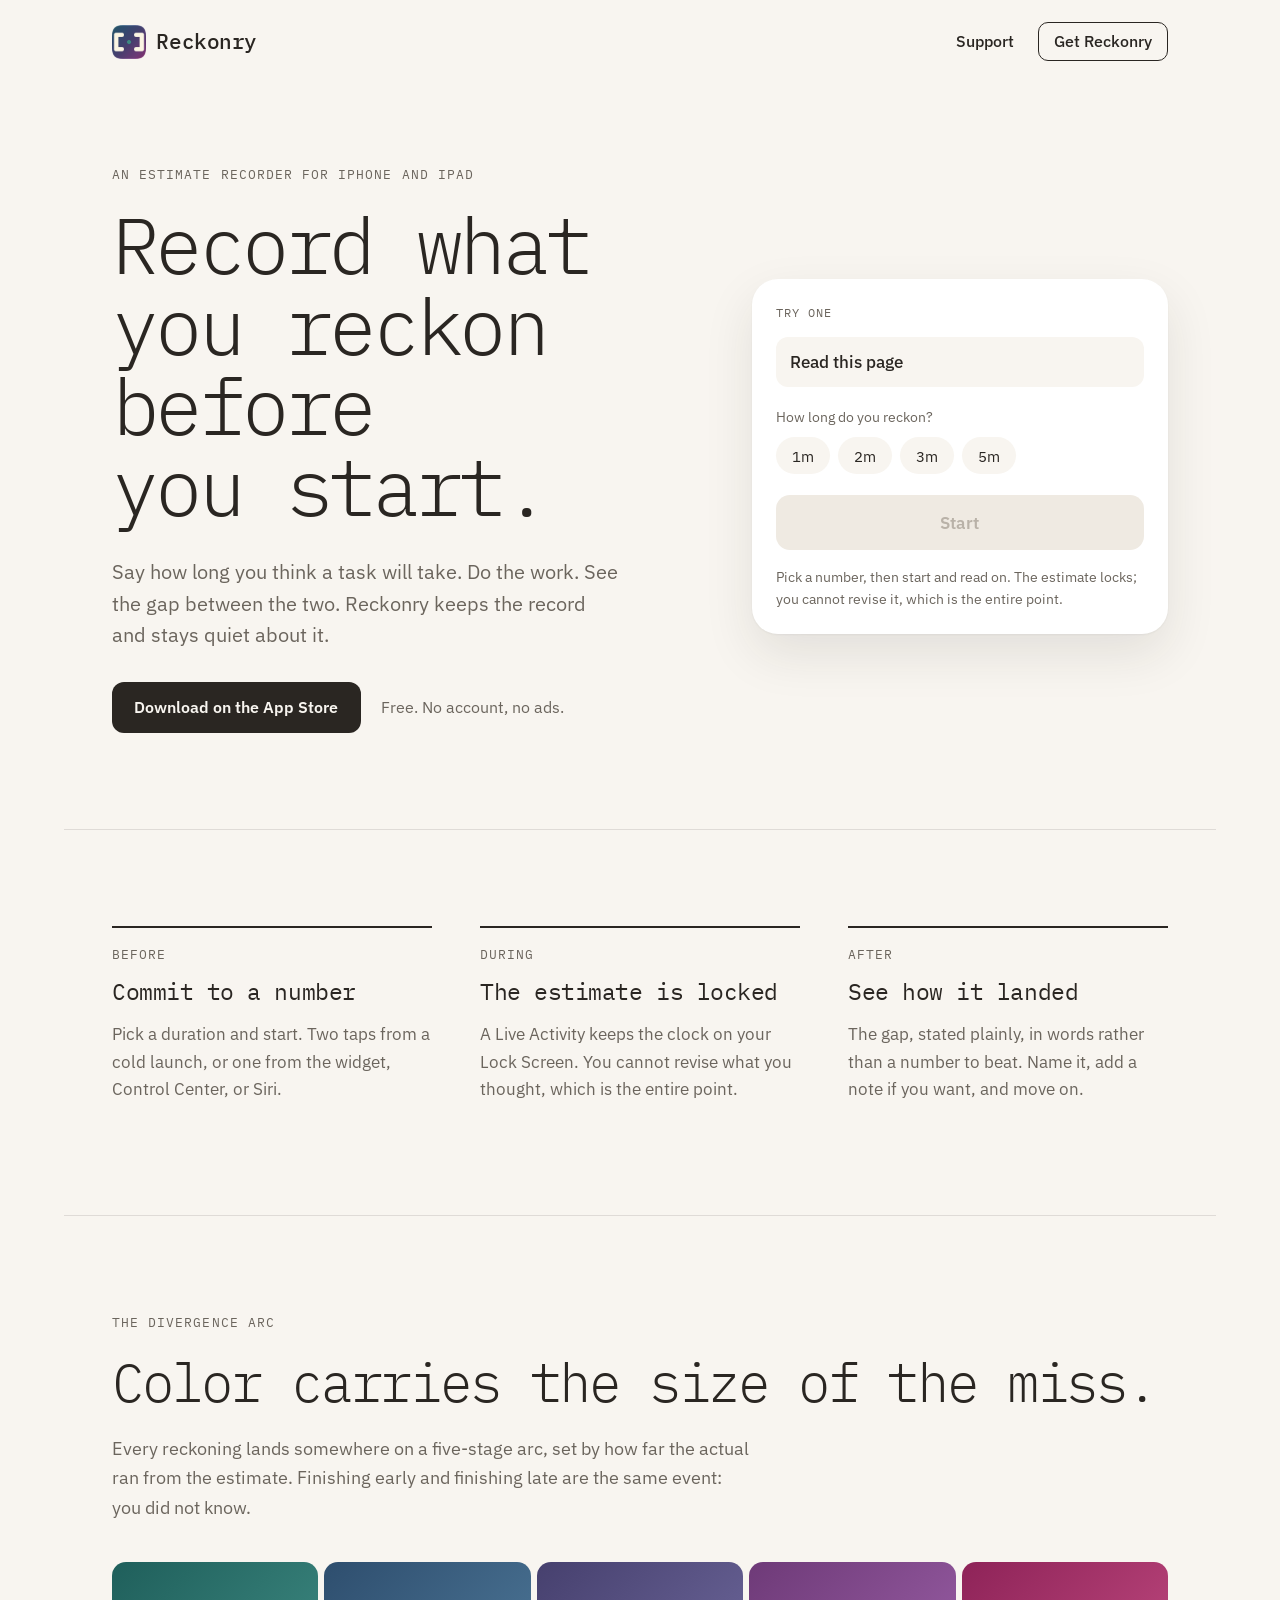
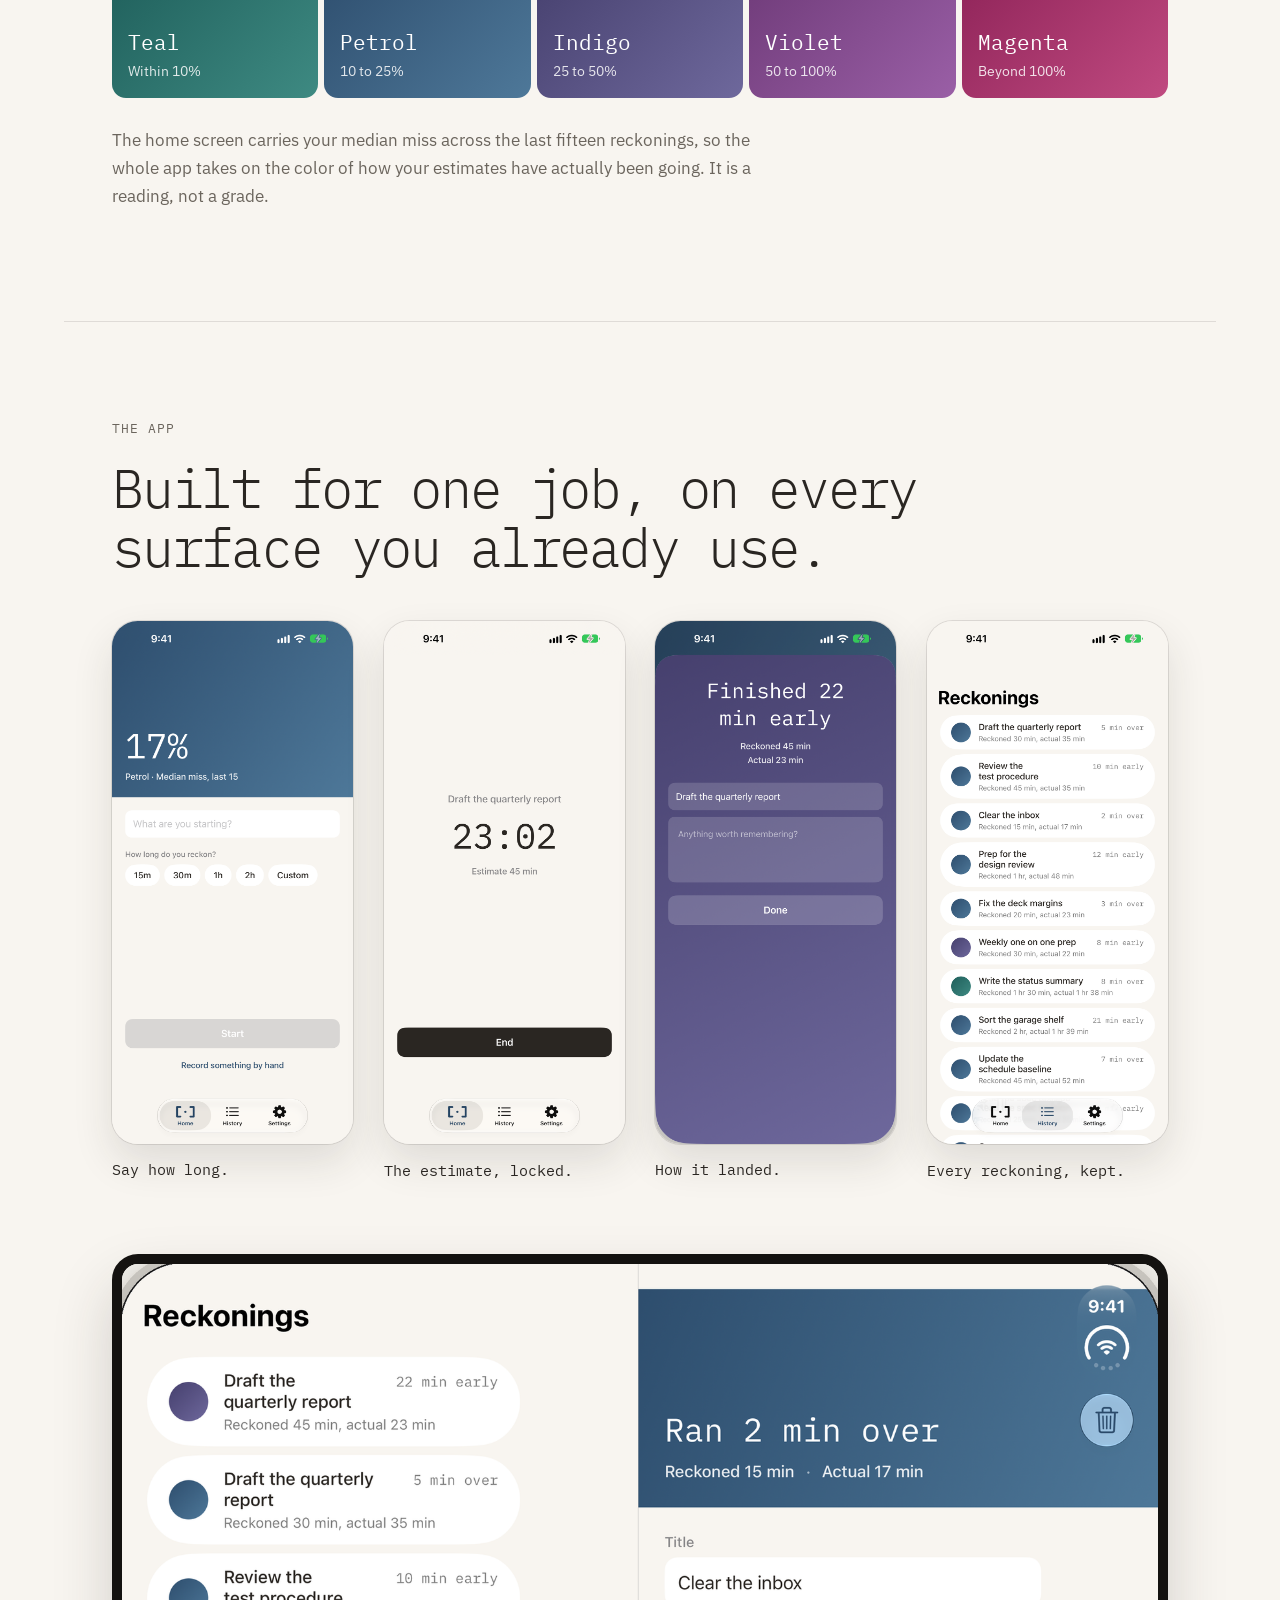
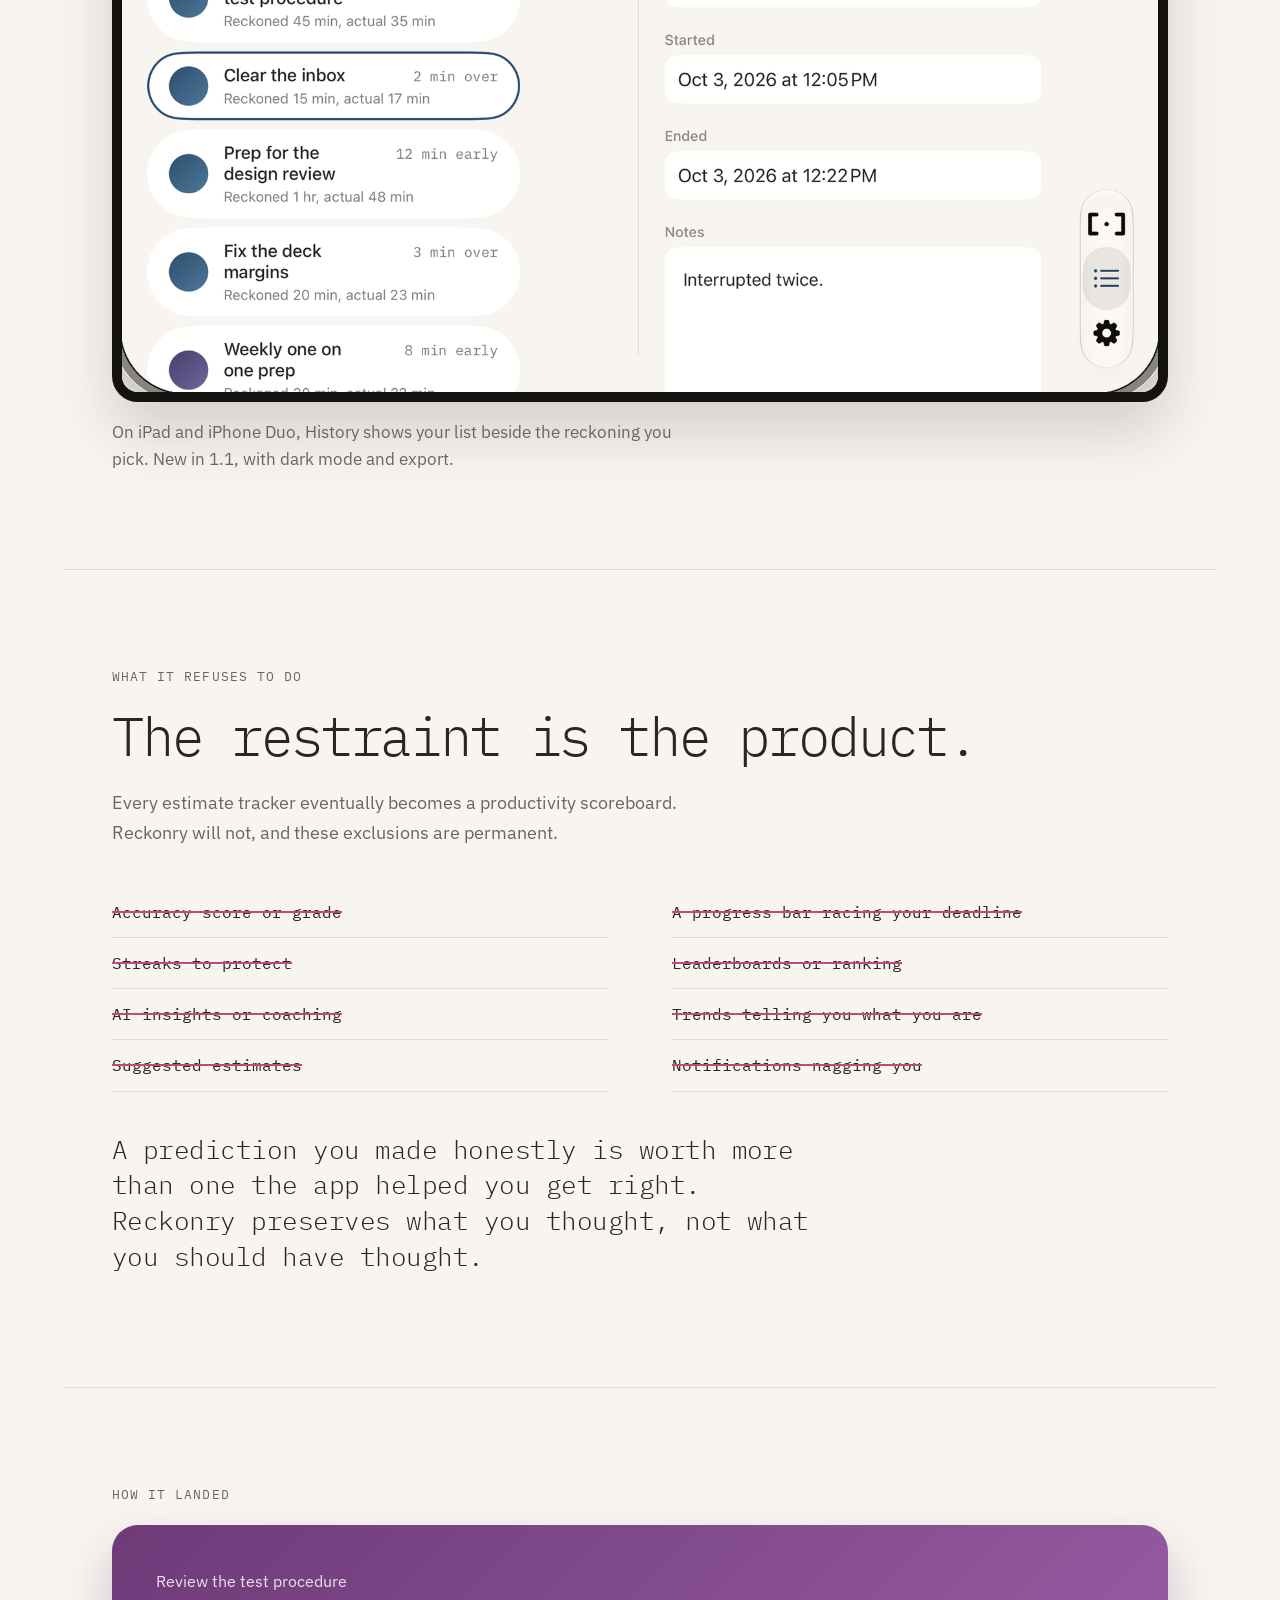
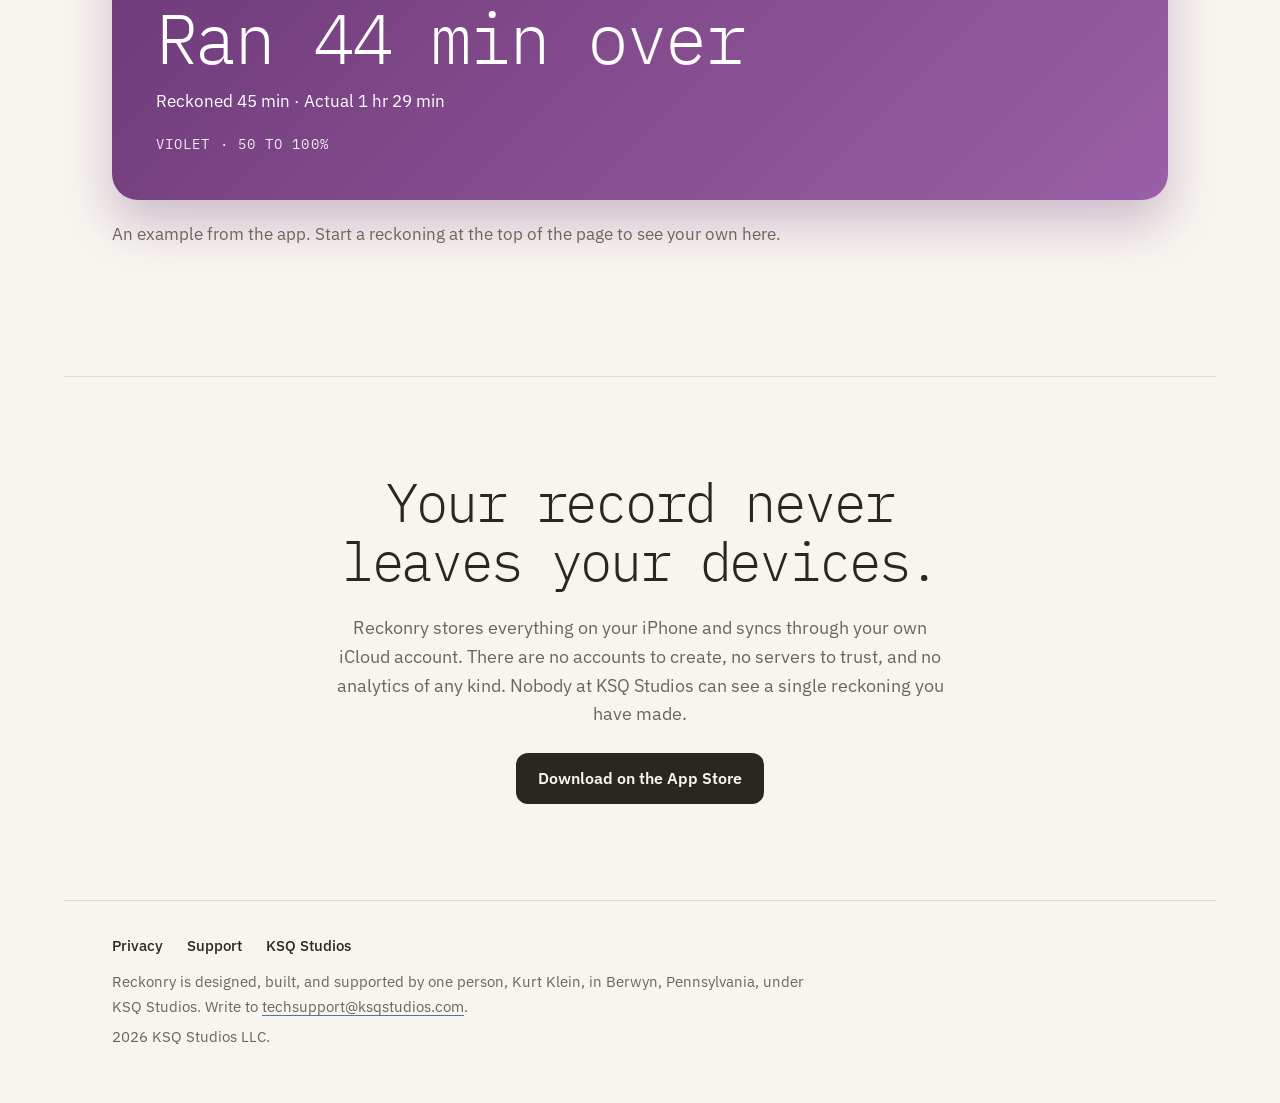
<file: index.html>
<!doctype html>
<html lang="en">
<head>
<meta charset="utf-8">
<meta name="viewport" content="width=device-width, initial-scale=1">
<title>Reckonry, record what you reckon before you start</title>
<meta name="description" content="Reckonry records how long you think something will take, then how long it actually took. No score, no grade, no coaching. Just the record, honestly kept.">
<meta property="og:type" content="website">
<meta property="og:url" content="https://reckonry.app">
<meta property="og:title" content="Reckonry">
<meta property="og:description" content="Record what you reckon before you start.">
<meta property="og:image" content="https://reckonry.app/og-image.png">
<meta name="twitter:card" content="summary_large_image">
<link rel="canonical" href="https://reckonry.app">
<meta name="theme-color" content="#f8f5f0">
<link rel="icon" href="/favicon.png">
<link rel="apple-touch-icon" href="/apple-touch-icon.png">
<link rel="preconnect" href="https://fonts.googleapis.com">
<link rel="preconnect" href="https://fonts.gstatic.com" crossorigin>
<link href="https://fonts.googleapis.com/css2?family=IBM+Plex+Mono:wght@300;400;500&family=IBM+Plex+Sans:wght@400;500;600&display=swap" rel="stylesheet">
<link rel="stylesheet" href="/styles.css">
<script defer src="/scripts.js"></script>
</head>
<body>

<header class="bar">
  <div class="bar-inner">
    <a class="mark" href="/"><img src="/apple-touch-icon.png" alt="" width="34" height="34">Reckonry</a>
    <nav aria-label="Site">
      <a href="/support">Support</a>
      <a class="bar-cta" href="https://apps.apple.com/us/app/reckonry/id6803737260" rel="noopener">Get Reckonry</a>
    </nav>
  </div>
</header>

<!-- The page is a reckoning of its own. Say how long you think reading it
     will take, and the estimate locks; a slip at the top keeps the clock
     like a Live Activity; End, here or at the bottom, shows how it landed
     on the app's five-stage arc. Nothing is stored or sent. -->
<div class="live" id="live" hidden aria-live="off">
  <div class="live-inner">
    <span class="live-dot" aria-hidden="true"></span>
    <span class="live-task">Read this page</span>
    <span class="live-clock" id="live-clock">0:00</span>
    <span class="live-est">Estimate <span id="live-est">2 min</span></span>
    <button type="button" class="live-end" data-end>End</button>
  </div>
</div>

<main>

  <section class="hero">
    <div class="hero-text">
      <p class="eyebrow">An estimate recorder for iPhone and iPad</p>
      <h1>Record what you reckon before you start.</h1>
      <p class="lede">
        Say how long you think a task will take. Do the work. See the gap
        between the two. Reckonry keeps the record and stays quiet about it.
      </p>
      <p class="buy">
        <a class="button" href="https://apps.apple.com/us/app/reckonry/id6803737260" rel="noopener">Download on the App Store</a>
        <span>Free. No account, no ads.</span>
      </p>
    </div>

    <div class="reckon" id="reckon">
      <p class="reckon-label">Try one</p>
      <p class="reckon-task">Read this page</p>
      <p class="reckon-q">How long do you reckon?</p>
      <div class="chips" role="group" aria-label="Your estimate">
        <button type="button" class="chip" data-min="1">1m</button>
        <button type="button" class="chip" data-min="2">2m</button>
        <button type="button" class="chip" data-min="3">3m</button>
        <button type="button" class="chip" data-min="5">5m</button>
      </div>
      <button type="button" class="start" id="start" disabled>Start</button>
      <div class="locked" id="locked" hidden>
        <p class="locked-clock" id="locked-clock">0:00</p>
        <p class="locked-est">Estimate <span id="locked-est">2 min</span>, locked</p>
        <button type="button" class="end" data-end>End</button>
      </div>
      <p class="reckon-note">Pick a number, then start and read on. The estimate locks; you cannot revise it, which is the entire point.</p>
    </div>
  </section>

  <section class="moments">
    <div class="moment">
      <p class="when">Before</p>
      <h3>Commit to a number</h3>
      <p>Pick a duration and start. Two taps from a cold launch, or one from the widget, Control Center, or Siri.</p>
    </div>
    <div class="moment">
      <p class="when">During</p>
      <h3>The estimate is locked</h3>
      <p>A Live Activity keeps the clock on your Lock Screen. You cannot revise what you thought, which is the entire point.</p>
    </div>
    <div class="moment">
      <p class="when">After</p>
      <h3>See how it landed</h3>
      <p>The gap, stated plainly, in words rather than a number to beat. Name it, add a note if you want, and move on.</p>
    </div>
  </section>

  <section class="arc-sec">
    <p class="eyebrow">The divergence arc</p>
    <h2>Color carries the size of the miss.</h2>
    <p class="sec-lede">
      Every reckoning lands somewhere on a five-stage arc, set by how far the
      actual ran from the estimate. Finishing early and finishing late are
      the same event: you did not know.
    </p>
    <ol class="arc" id="arc">
      <li data-stage="teal"><b>Teal</b><i>Within 10%</i></li>
      <li data-stage="petrol"><b>Petrol</b><i>10 to 25%</i></li>
      <li data-stage="indigo"><b>Indigo</b><i>25 to 50%</i></li>
      <li data-stage="violet"><b>Violet</b><i>50 to 100%</i></li>
      <li data-stage="magenta"><b>Magenta</b><i>Beyond 100%</i></li>
    </ol>
    <p class="sec-note">The home screen carries your median miss across the last fifteen reckonings, so the whole app takes on the color of how your estimates have actually been going. It is a reading, not a grade.</p>
  </section>

  <section class="app">
    <p class="eyebrow">The app</p>
    <h2>Built for one job, on every surface you already use.</h2>
    <div class="shots">
      <figure><img src="/images/shot-home.png" alt="Home at the Petrol stage, a 17 percent median miss, with duration chips to start a reckoning." width="900" height="1955" loading="lazy"><figcaption>Say how long.</figcaption></figure>
      <figure><img src="/images/shot-running.png" alt="A reckoning running: 23 minutes 2 seconds against an estimate of 45 minutes." width="900" height="1955" loading="lazy"><figcaption>The estimate, locked.</figcaption></figure>
      <figure><img src="/images/shot-landed.png" alt="Finished 22 minutes early, reckoned 45 minutes, actual 23 minutes, on the Indigo stage." width="900" height="1955" loading="lazy"><figcaption>How it landed.</figcaption></figure>
      <figure><img src="/images/shot-history.png" alt="The list of past reckonings, each with its estimate, actual and miss." width="900" height="1955" loading="lazy"><figcaption>Every reckoning, kept.</figcaption></figure>
    </div>
    <figure class="duo">
      <img src="/images/duo.png" alt="Reckonry on the unfolded iPhone Duo: the list of reckonings beside one record, ran 2 minutes over on Clear the inbox." width="1600" height="1124" loading="lazy">
      <figcaption>On iPad and iPhone Duo, History shows your list beside the reckoning you pick. New in 1.1, with dark mode and export.</figcaption>
    </figure>
  </section>

  <section class="refuse">
    <p class="eyebrow">What it refuses to do</p>
    <h2>The restraint is the product.</h2>
    <p class="sec-lede">Every estimate tracker eventually becomes a productivity scoreboard. Reckonry will not, and these exclusions are permanent.</p>
    <ul class="ledger">
      <li>Accuracy score or grade</li>
      <li>Streaks to protect</li>
      <li>AI insights or coaching</li>
      <li>Suggested estimates</li>
      <li>A progress bar racing your deadline</li>
      <li>Leaderboards or ranking</li>
      <li>Trends telling you what you are</li>
      <li>Notifications nagging you</li>
    </ul>
    <p class="close">A prediction you made honestly is worth more than one the app helped you get right. Reckonry preserves what you thought, not what you should have thought.</p>
  </section>

  <!-- How it landed. Before a reckoning starts this shows records from the
       app's own sample set; after End it shows the visitor's. -->
  <section class="landed" id="landed">
    <p class="eyebrow">How it landed</p>
    <div class="result" id="result" data-stage="violet">
      <p class="result-task" id="r-task">Review the test procedure</p>
      <p class="result-verdict" id="r-verdict">Ran 44 min over</p>
      <p class="result-figures" id="r-figures">Reckoned 45 min · Actual 1 hr 29 min</p>
      <p class="result-stage"><span id="r-stage">Violet</span> · <span id="r-band">50 to 100%</span></p>
    </div>
    <p class="landed-note" id="landed-note">An example from the app. Start a reckoning at the top of the page to see your own here.</p>
    <p class="landed-actions">
      <button type="button" class="end big" data-end hidden id="end-here">End and see</button>
      <button type="button" class="again" id="again" hidden>Reckon again</button>
    </p>
  </section>

  <section class="private">
    <h2>Your record never leaves your devices.</h2>
    <p>
      Reckonry stores everything on your iPhone and syncs through your own
      iCloud account. There are no accounts to create, no servers to trust,
      and no analytics of any kind. Nobody at KSQ Studios can see a single
      reckoning you have made.
    </p>
    <p class="buy">
      <a class="button" href="https://apps.apple.com/us/app/reckonry/id6803737260" rel="noopener">Download on the App Store</a>
    </p>
  </section>

</main>

<footer class="foot">
  <div class="foot-inner">
    <nav aria-label="Footer">
      <a href="/privacy">Privacy</a>
      <a href="/support">Support</a>
      <a href="https://ksqstudios.com">KSQ Studios</a>
    </nav>
    <p>Reckonry is designed, built, and supported by one person, Kurt Klein, in Berwyn, Pennsylvania, under KSQ Studios. Write to <a href="mailto:techsupport@ksqstudios.com">techsupport@ksqstudios.com</a>.</p>
    <p>2026 KSQ Studios LLC.</p>
  </div>
</footer>

</body>
</html>
</file>
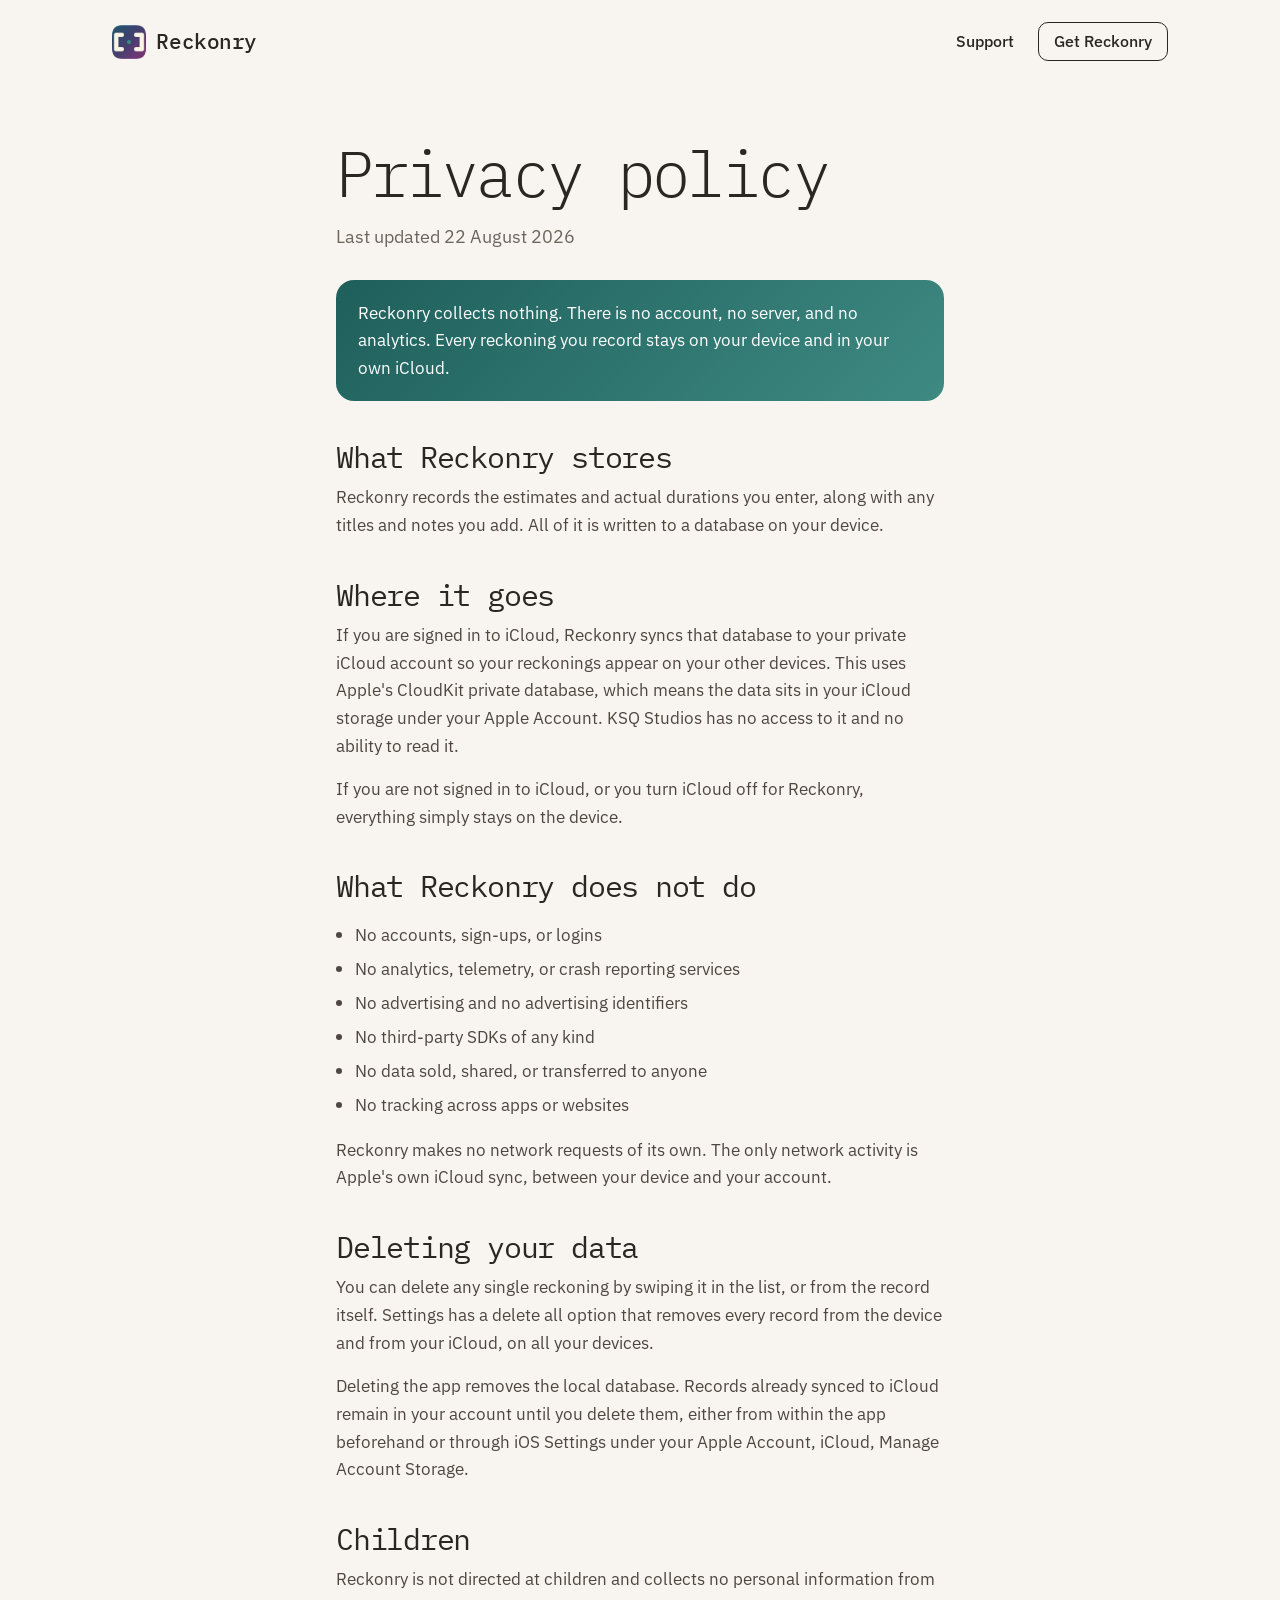
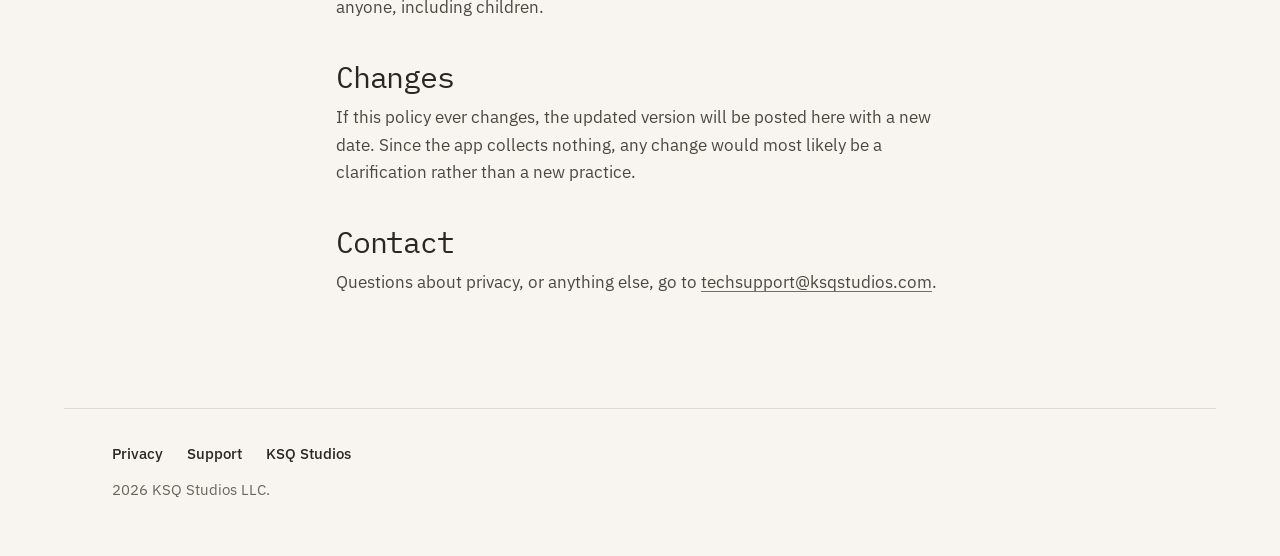
<file: privacy.html>
<!DOCTYPE html>
<html lang="en">
<head>
<meta charset="utf-8">
<meta name="viewport" content="width=device-width, initial-scale=1">
<title>Privacy policy, Reckonry</title>
<meta name="description" content="Reckonry collects nothing. Your record stays on your device and in your own iCloud account.">
<meta name="robots" content="index, follow">
<link rel="apple-touch-icon" href="/apple-touch-icon.png">
<meta name="theme-color" content="#f8f5f0">
<link rel="icon" href="/favicon.png">

<link rel="preconnect" href="https://fonts.googleapis.com">
<link rel="preconnect" href="https://fonts.gstatic.com" crossorigin>
<link href="https://fonts.googleapis.com/css2?family=IBM+Plex+Mono:wght@300;400;500&family=IBM+Plex+Sans:wght@400;500;600&display=swap" rel="stylesheet">
<link rel="stylesheet" href="/styles.css">
</head>
<body class="doc-page">

<header class="bar">
  <div class="bar-inner">
    <a class="mark" href="/"><img src="/apple-touch-icon.png" alt="" width="34" height="34">Reckonry</a>
    <nav aria-label="Site">
      <a href="/support">Support</a>
      <a class="bar-cta" href="https://apps.apple.com/us/app/reckonry/id6803737260" rel="noopener">Get Reckonry</a>
    </nav>
  </div>
</header>

<main class="doc">
    <h1>Privacy policy</h1>
    <p class="updated">Last updated 22 August 2026</p>

    <div class="card-teal">
      <p>Reckonry collects nothing. There is no account, no server, and no analytics. Every reckoning you record stays on your device and in your own iCloud.</p>
    </div>

    <h2>What Reckonry stores</h2>
    <p>Reckonry records the estimates and actual durations you enter, along with any titles and notes you add. All of it is written to a database on your device.</p>

    <h2>Where it goes</h2>
    <p>If you are signed in to iCloud, Reckonry syncs that database to your private iCloud account so your reckonings appear on your other devices. This uses Apple's CloudKit private database, which means the data sits in your iCloud storage under your Apple Account. KSQ Studios has no access to it and no ability to read it.</p>
    <p>If you are not signed in to iCloud, or you turn iCloud off for Reckonry, everything simply stays on the device.</p>

    <h2>What Reckonry does not do</h2>
    <ul>
      <li>No accounts, sign-ups, or logins</li>
      <li>No analytics, telemetry, or crash reporting services</li>
      <li>No advertising and no advertising identifiers</li>
      <li>No third-party SDKs of any kind</li>
      <li>No data sold, shared, or transferred to anyone</li>
      <li>No tracking across apps or websites</li>
    </ul>
    <p>Reckonry makes no network requests of its own. The only network activity is Apple's own iCloud sync, between your device and your account.</p>

    <h2>Deleting your data</h2>
    <p>You can delete any single reckoning by swiping it in the list, or from the record itself. Settings has a delete all option that removes every record from the device and from your iCloud, on all your devices.</p>
    <p>Deleting the app removes the local database. Records already synced to iCloud remain in your account until you delete them, either from within the app beforehand or through iOS Settings under your Apple Account, iCloud, Manage Account Storage.</p>

    <h2>Children</h2>
    <p>Reckonry is not directed at children and collects no personal information from anyone, including children.</p>

    <h2>Changes</h2>
    <p>If this policy ever changes, the updated version will be posted here with a new date. Since the app collects nothing, any change would most likely be a clarification rather than a new practice.</p>

    <h2>Contact</h2>
    <p>Questions about privacy, or anything else, go to <a href="mailto:techsupport@ksqstudios.com">techsupport@ksqstudios.com</a>.</p>
</main>

<footer class="foot">
  <div class="foot-inner">
    <nav aria-label="Footer">
      <a href="/privacy">Privacy</a>
      <a href="/support">Support</a>
      <a href="https://ksqstudios.com">KSQ Studios</a>
    </nav>
    <p>2026 KSQ Studios LLC.</p>
  </div>
</footer>

</body>
</html>
</file>
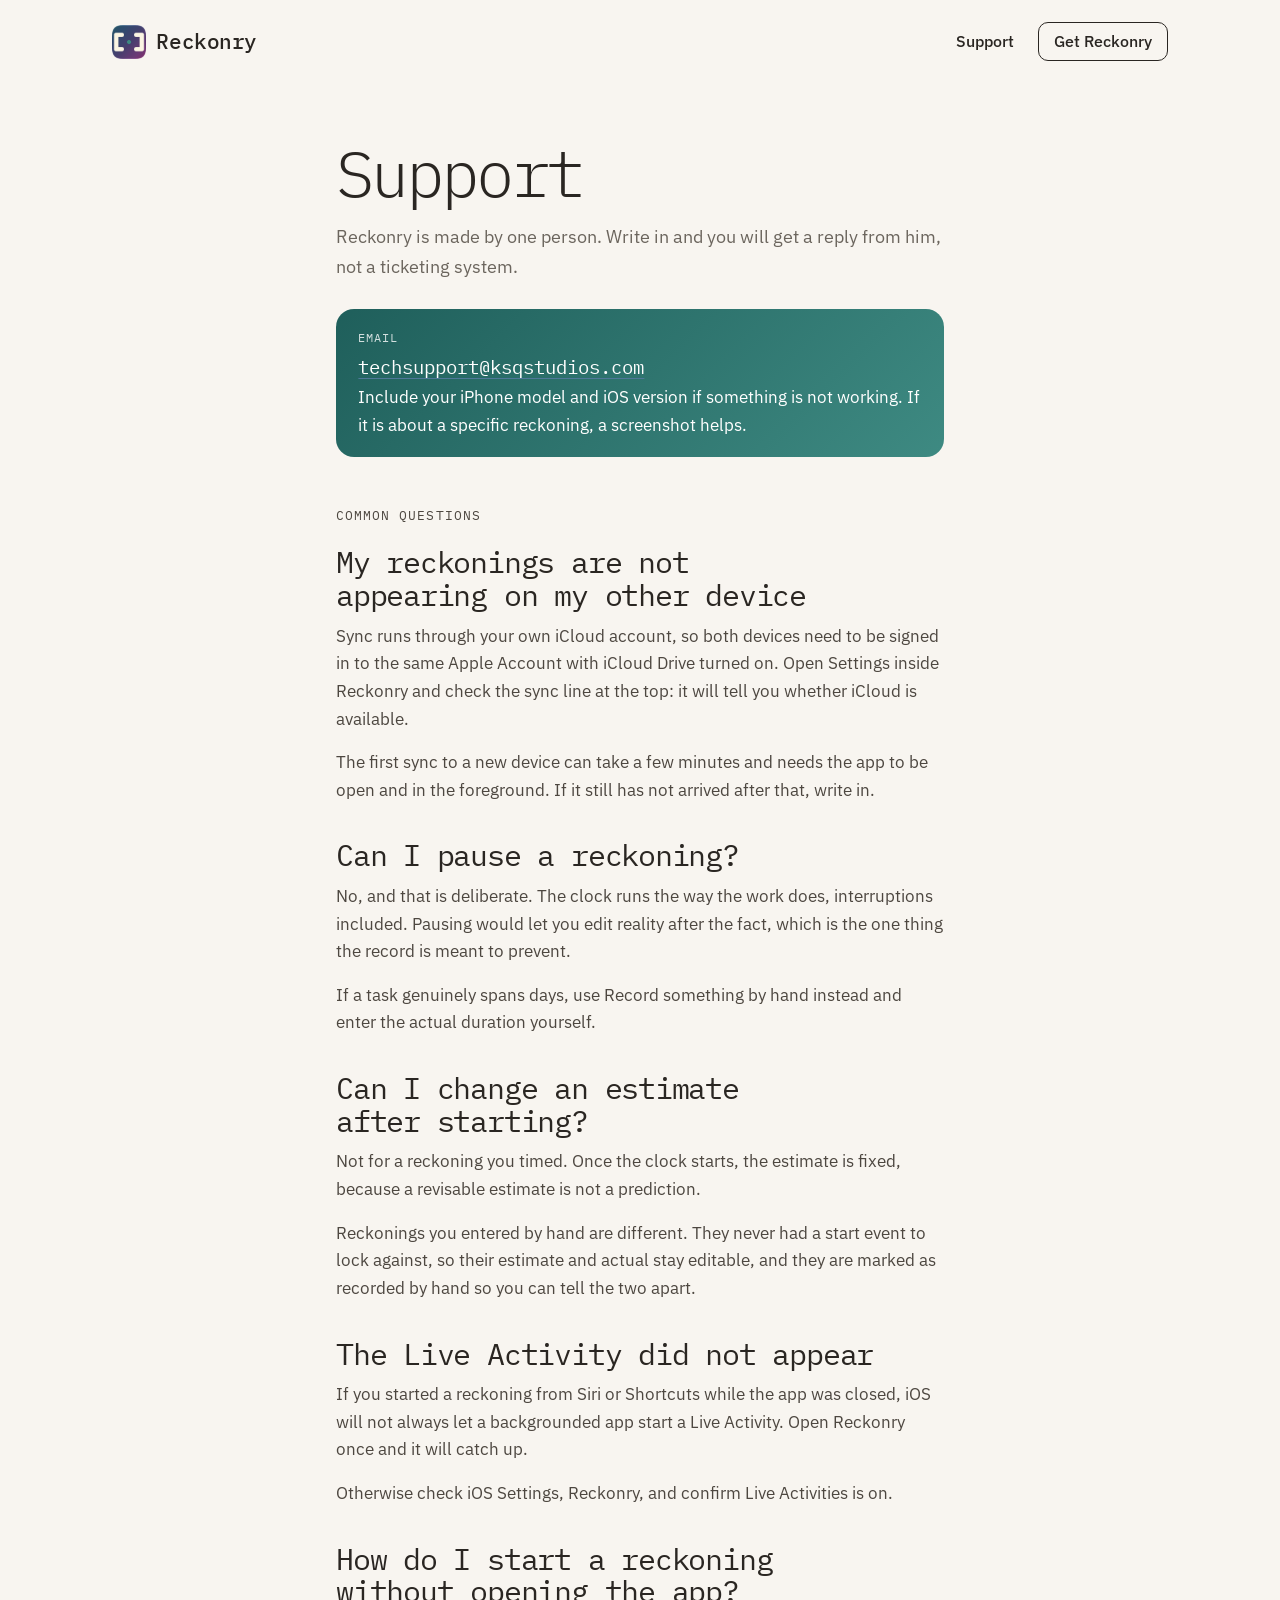
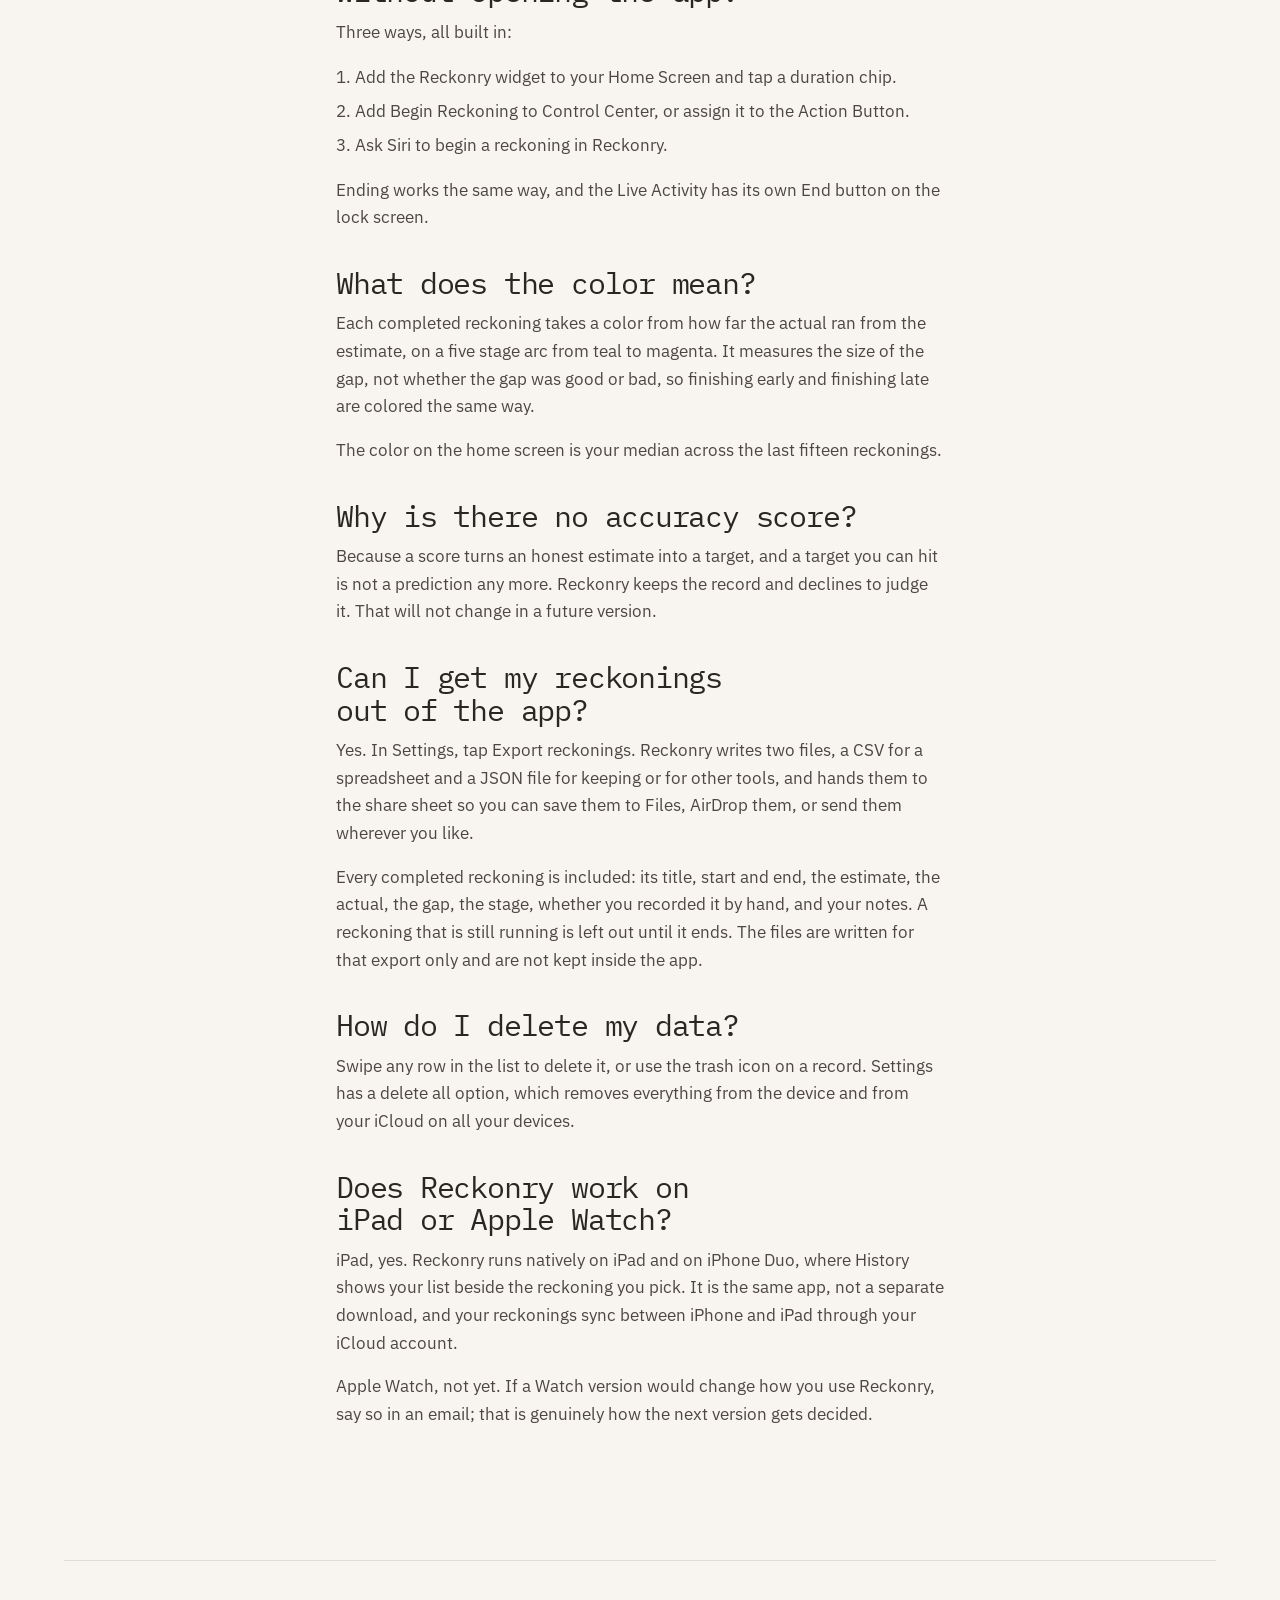
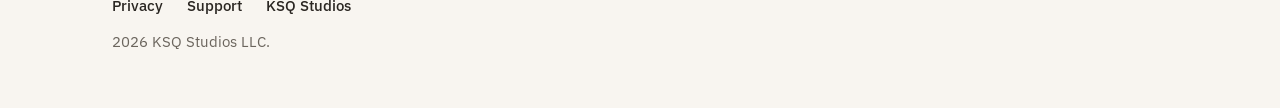
<file: support.html>
<!DOCTYPE html>
<html lang="en">
<head>
<meta charset="utf-8">
<meta name="viewport" content="width=device-width, initial-scale=1">
<title>Support, Reckonry</title>
<meta name="description" content="Help with Reckonry: syncing, Live Activities, widgets, Siri, exporting your record, iPad, and how to get in touch.">
<link rel="apple-touch-icon" href="/apple-touch-icon.png">
<meta name="theme-color" content="#f8f5f0">
<link rel="icon" href="/favicon.png">

<link rel="preconnect" href="https://fonts.googleapis.com">
<link rel="preconnect" href="https://fonts.gstatic.com" crossorigin>
<link href="https://fonts.googleapis.com/css2?family=IBM+Plex+Mono:wght@300;400;500&family=IBM+Plex+Sans:wght@400;500;600&display=swap" rel="stylesheet">
<link rel="stylesheet" href="/styles.css">
</head>
<body class="doc-page">

<header class="bar">
  <div class="bar-inner">
    <a class="mark" href="/"><img src="/apple-touch-icon.png" alt="" width="34" height="34">Reckonry</a>
    <nav aria-label="Site">
      <a href="/support">Support</a>
      <a class="bar-cta" href="https://apps.apple.com/us/app/reckonry/id6803737260" rel="noopener">Get Reckonry</a>
    </nav>
  </div>
</header>

<main class="doc">
    <h1>Support</h1>
    <p class="lede">Reckonry is made by one person. Write in and you will get a reply from him, not a ticketing system.</p>

    <div class="contact-card">
      <div class="label">Email</div>
      <a href="mailto:techsupport@ksqstudios.com">techsupport@ksqstudios.com</a>
      <p>Include your iPhone model and iOS version if something is not working. If it is about a specific reckoning, a screenshot helps.</p>
    </div>

    <p class="eyebrow">Common questions</p>

    <div class="qa">
      <h2>My reckonings are not appearing on my other device</h2>
      <p>Sync runs through your own iCloud account, so both devices need to be signed in to the same Apple Account with iCloud Drive turned on. Open Settings inside Reckonry and check the sync line at the top: it will tell you whether iCloud is available.</p>
      <p>The first sync to a new device can take a few minutes and needs the app to be open and in the foreground. If it still has not arrived after that, write in.</p>
    </div>

    <div class="qa">
      <h2>Can I pause a reckoning?</h2>
      <p>No, and that is deliberate. The clock runs the way the work does, interruptions included. Pausing would let you edit reality after the fact, which is the one thing the record is meant to prevent.</p>
      <p>If a task genuinely spans days, use Record something by hand instead and enter the actual duration yourself.</p>
    </div>

    <div class="qa">
      <h2>Can I change an estimate after starting?</h2>
      <p>Not for a reckoning you timed. Once the clock starts, the estimate is fixed, because a revisable estimate is not a prediction.</p>
      <p>Reckonings you entered by hand are different. They never had a start event to lock against, so their estimate and actual stay editable, and they are marked as recorded by hand so you can tell the two apart.</p>
    </div>

    <div class="qa">
      <h2>The Live Activity did not appear</h2>
      <p>If you started a reckoning from Siri or Shortcuts while the app was closed, iOS will not always let a backgrounded app start a Live Activity. Open Reckonry once and it will catch up.</p>
      <p>Otherwise check iOS Settings, Reckonry, and confirm Live Activities is on.</p>
    </div>

    <div class="qa">
      <h2>How do I start a reckoning without opening the app?</h2>
      <p>Three ways, all built in:</p>
      <ol>
        <li>Add the Reckonry widget to your Home Screen and tap a duration chip.</li>
        <li>Add Begin Reckoning to Control Center, or assign it to the Action Button.</li>
        <li>Ask Siri to begin a reckoning in Reckonry.</li>
      </ol>
      <p>Ending works the same way, and the Live Activity has its own End button on the lock screen.</p>
    </div>

    <div class="qa">
      <h2>What does the color mean?</h2>
      <p>Each completed reckoning takes a color from how far the actual ran from the estimate, on a five stage arc from teal to magenta. It measures the size of the gap, not whether the gap was good or bad, so finishing early and finishing late are colored the same way.</p>
      <p>The color on the home screen is your median across the last fifteen reckonings.</p>
    </div>

    <div class="qa">
      <h2>Why is there no accuracy score?</h2>
      <p>Because a score turns an honest estimate into a target, and a target you can hit is not a prediction any more. Reckonry keeps the record and declines to judge it. That will not change in a future version.</p>
    </div>

    <div class="qa">
      <h2>Can I get my reckonings out of the app?</h2>
      <p>Yes. In Settings, tap Export reckonings. Reckonry writes two files, a CSV for a spreadsheet and a JSON file for keeping or for other tools, and hands them to the share sheet so you can save them to Files, AirDrop them, or send them wherever you like.</p>
      <p>Every completed reckoning is included: its title, start and end, the estimate, the actual, the gap, the stage, whether you recorded it by hand, and your notes. A reckoning that is still running is left out until it ends. The files are written for that export only and are not kept inside the app.</p>
    </div>

    <div class="qa">
      <h2>How do I delete my data?</h2>
      <p>Swipe any row in the list to delete it, or use the trash icon on a record. Settings has a delete all option, which removes everything from the device and from your iCloud on all your devices.</p>
    </div>

    <div class="qa">
      <h2>Does Reckonry work on iPad or Apple Watch?</h2>
      <p>iPad, yes. Reckonry runs natively on iPad and on iPhone Duo, where History shows your list beside the reckoning you pick. It is the same app, not a separate download, and your reckonings sync between iPhone and iPad through your iCloud account.</p>
      <p>Apple Watch, not yet. If a Watch version would change how you use Reckonry, say so in an email; that is genuinely how the next version gets decided.</p>
    </div>
</main>

<footer class="foot">
  <div class="foot-inner">
    <nav aria-label="Footer">
      <a href="/privacy">Privacy</a>
      <a href="/support">Support</a>
      <a href="https://ksqstudios.com">KSQ Studios</a>
    </nav>
    <p>2026 KSQ Studios LLC.</p>
  </div>
</footer>

</body>
</html>
</file>
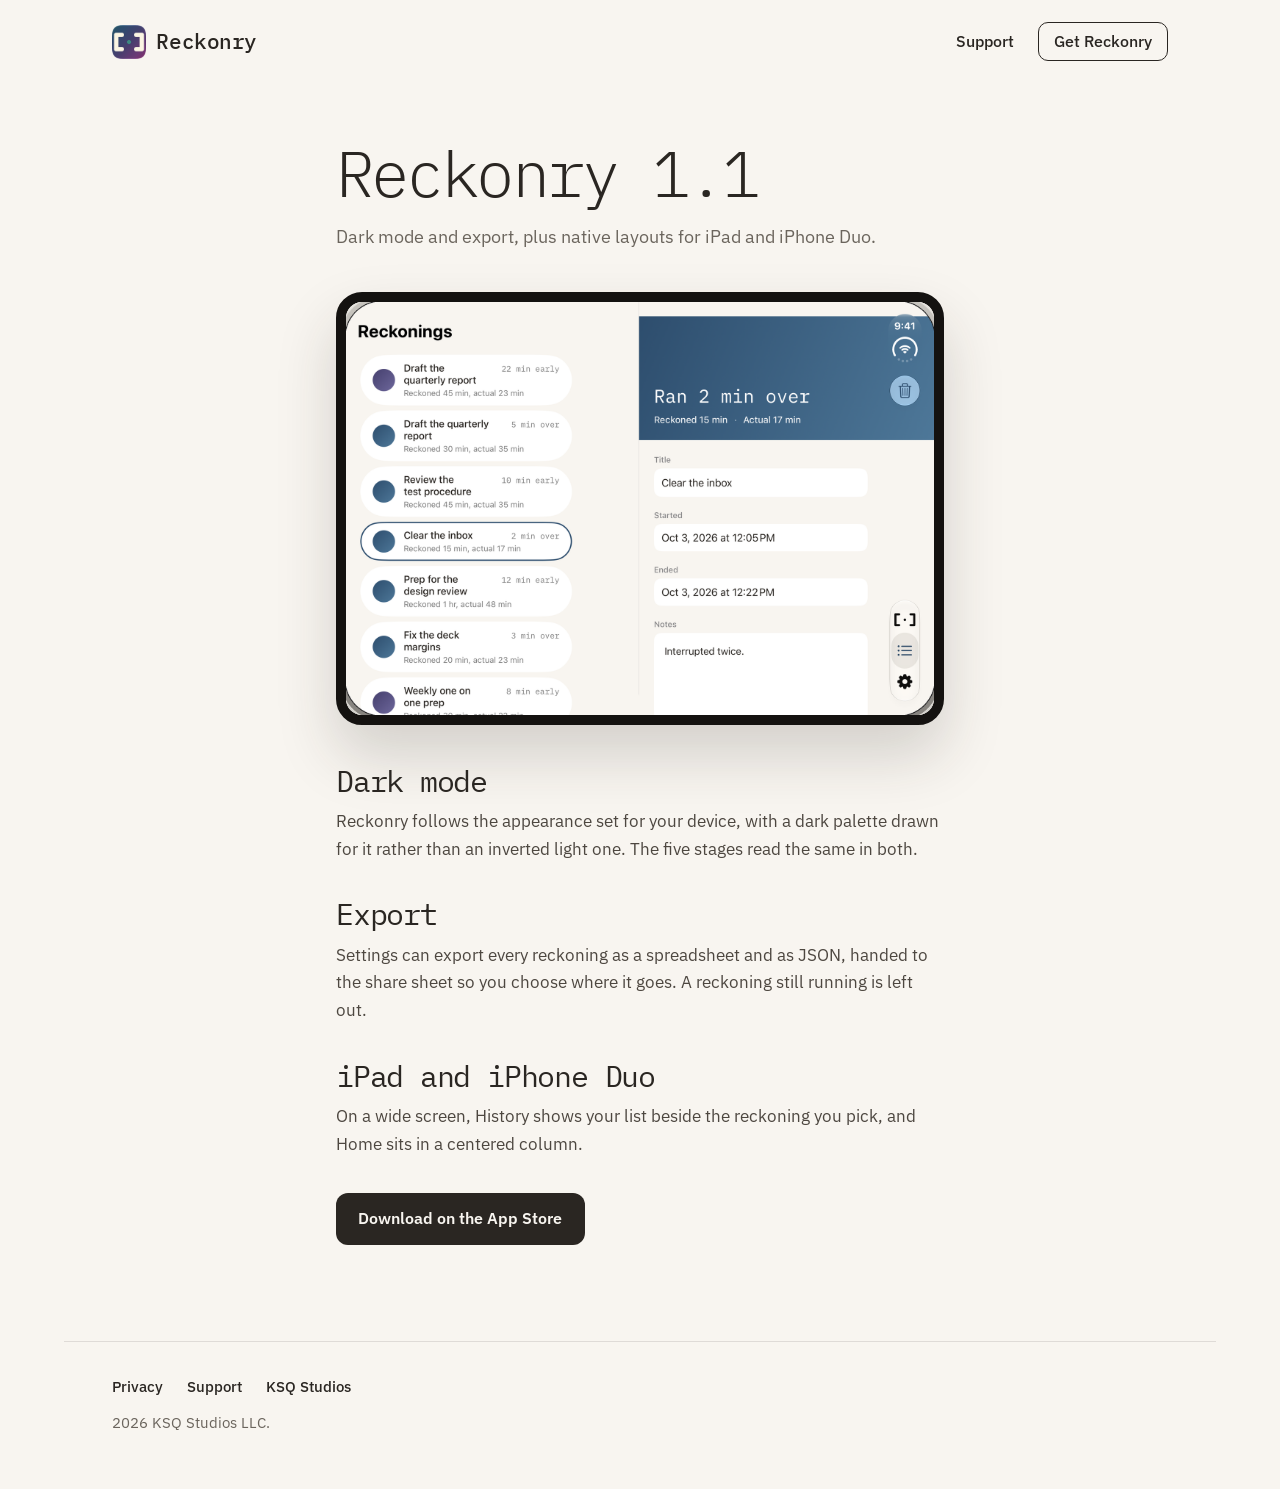
<file: event/duo.html>
<!DOCTYPE html>
<html lang="en">
<head>
<meta charset="utf-8">
<meta name="viewport" content="width=device-width, initial-scale=1">
<title>Reckonry 1.1</title>
<meta name="description" content="Reckonry 1.1 adds dark mode and export, plus native layouts for iPad and iPhone Duo.">
<meta name="theme-color" content="#f8f5f0">
<link rel="icon" href="/favicon.png">
<link rel="apple-touch-icon" href="/apple-touch-icon.png">
<link rel="canonical" href="https://reckonry.app/event/duo">
<meta name="robots" content="noindex">
<link rel="preconnect" href="https://fonts.googleapis.com">
<link rel="preconnect" href="https://fonts.gstatic.com" crossorigin>
<link href="https://fonts.googleapis.com/css2?family=IBM+Plex+Mono:wght@300;400;500&family=IBM+Plex+Sans:wght@400;500;600&display=swap" rel="stylesheet">
<link rel="stylesheet" href="/styles.css">
</head>
<body class="doc-page">

<!--
  Fallback for the v1.1 In-App Event link. With Reckonry installed, iOS
  hands https://reckonry.app/event/duo to the app and this page is never
  seen. Without it, this is what loads, so it says what is new and sends
  the reader to the App Store. No scripts and no fades: it must read
  correctly the instant it paints.
-->

<header class="bar">
  <div class="bar-inner">
    <a class="mark" href="/"><img src="/apple-touch-icon.png" alt="" width="34" height="34">Reckonry</a>
    <nav aria-label="Site">
      <a href="/support">Support</a>
      <a class="bar-cta" href="https://apps.apple.com/us/app/reckonry/id6803737260" rel="noopener">Get Reckonry</a>
    </nav>
  </div>
</header>

<main class="doc">
  <h1>Reckonry 1.1</h1>
  <p class="lede">Dark mode and export, plus native layouts for iPad and iPhone Duo.</p>

  <figure class="duo">
    <img src="/images/duo.png" alt="Reckonry on the unfolded iPhone Duo: the list of reckonings beside one record, ran 2 minutes over on Clear the inbox." width="1600" height="1124">
  </figure>


  <div class="qa">
    <h2>Dark mode</h2>
    <p>Reckonry follows the appearance set for your device, with a dark palette drawn for it rather than an inverted light one. The five stages read the same in both.</p>
  </div>

  <div class="qa">
    <h2>Export</h2>
    <p>Settings can export every reckoning as a spreadsheet and as JSON, handed to the share sheet so you choose where it goes. A reckoning still running is left out.</p>
  </div>

  <div class="qa">
    <h2>iPad and iPhone Duo</h2>
    <p>On a wide screen, History shows your list beside the reckoning you pick, and Home sits in a centered column.</p>
  </div>

  <div class="buy">
    <a class="button" href="https://apps.apple.com/us/app/reckonry/id6803737260" rel="noopener">Download on the App Store</a>
  </div>

</main>

<footer class="foot">
  <div class="foot-inner">
    <nav aria-label="Footer">
      <a href="/privacy">Privacy</a>
      <a href="/support">Support</a>
      <a href="https://ksqstudios.com">KSQ Studios</a>
    </nav>
    <p>2026 KSQ Studios LLC.</p>
  </div>
</footer>

</body>
</html>
</file>
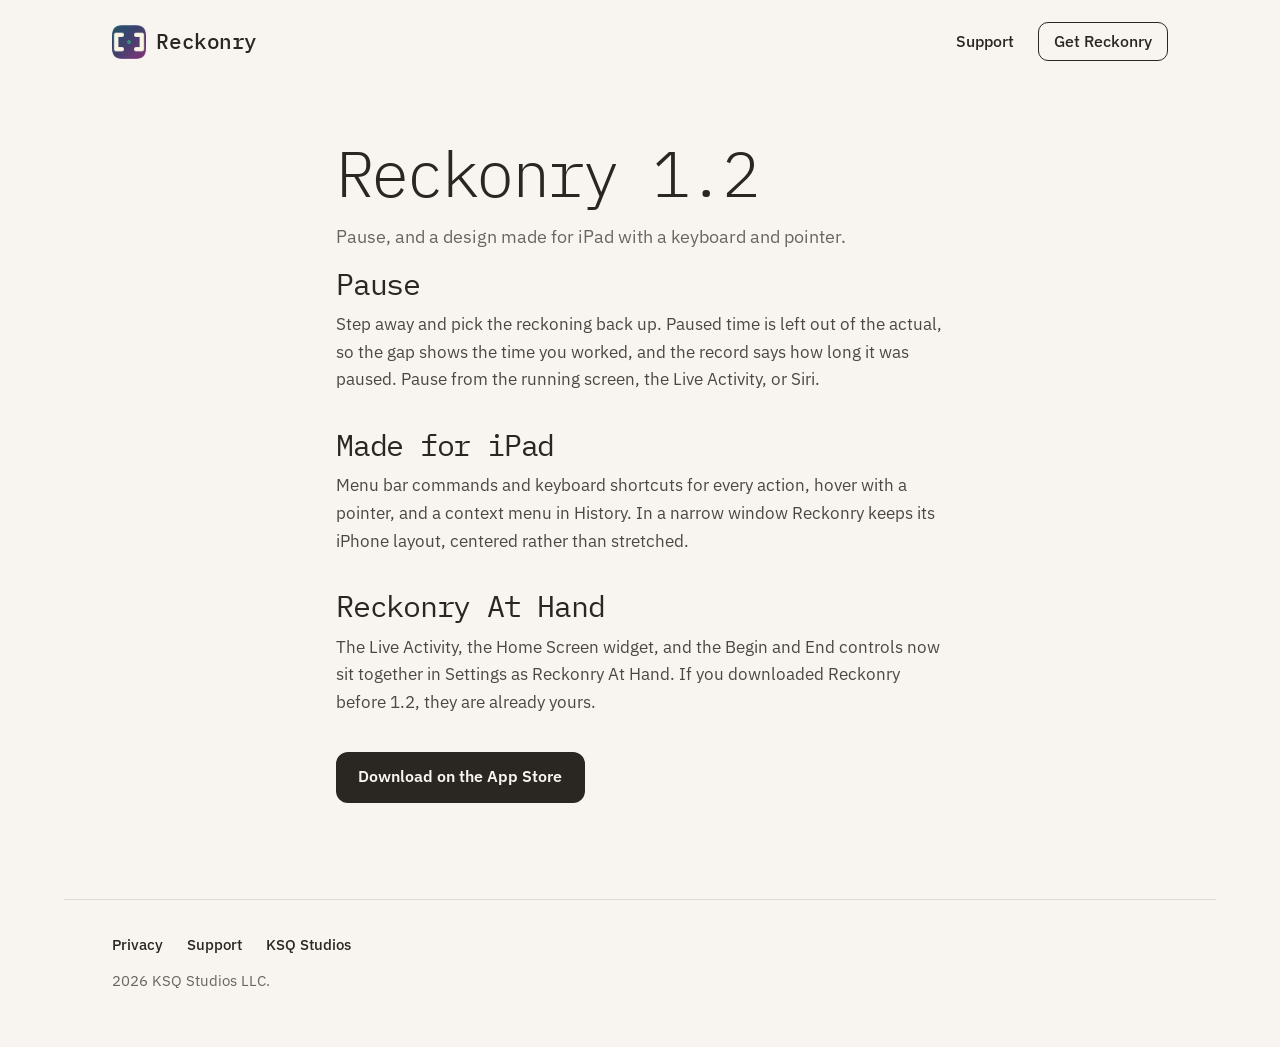
<file: event/pause.html>
<!DOCTYPE html>
<html lang="en">
<head>
<meta charset="utf-8">
<meta name="viewport" content="width=device-width, initial-scale=1">
<title>Reckonry 1.2</title>
<meta name="description" content="Reckonry 1.2 adds pause, and a design made for iPad with a keyboard and pointer.">
<meta name="theme-color" content="#f8f5f0">
<link rel="icon" href="/favicon.png">
<link rel="apple-touch-icon" href="/apple-touch-icon.png">
<link rel="canonical" href="https://reckonry.app/event/pause">
<meta name="robots" content="noindex">
<link rel="preconnect" href="https://fonts.googleapis.com">
<link rel="preconnect" href="https://fonts.gstatic.com" crossorigin>
<link href="https://fonts.googleapis.com/css2?family=IBM+Plex+Mono:wght@300;400;500&family=IBM+Plex+Sans:wght@400;500;600&display=swap" rel="stylesheet">
<link rel="stylesheet" href="/styles.css">
</head>
<body class="doc-page">

<!--
  Fallback for the v1.2 In-App Event link. With Reckonry installed, iOS
  hands https://reckonry.app/event/pause to the app and this page is never
  seen. Without it, this is what loads, so it says what is new and sends
  the reader to the App Store. No scripts and no fades: it must read
  correctly the instant it paints.
-->

<header class="bar">
  <div class="bar-inner">
    <a class="mark" href="/"><img src="/apple-touch-icon.png" alt="" width="34" height="34">Reckonry</a>
    <nav aria-label="Site">
      <a href="/support">Support</a>
      <a class="bar-cta" href="https://apps.apple.com/us/app/reckonry/id6803737260" rel="noopener">Get Reckonry</a>
    </nav>
  </div>
</header>

<main class="doc">
  <h1>Reckonry 1.2</h1>
  <p class="lede">Pause, and a design made for iPad with a keyboard and pointer.</p>

  <div class="qa">
    <h2>Pause</h2>
    <p>Step away and pick the reckoning back up. Paused time is left out of the actual, so the gap shows the time you worked, and the record says how long it was paused. Pause from the running screen, the Live Activity, or Siri.</p>
  </div>

  <div class="qa">
    <h2>Made for iPad</h2>
    <p>Menu bar commands and keyboard shortcuts for every action, hover with a pointer, and a context menu in History. In a narrow window Reckonry keeps its iPhone layout, centered rather than stretched.</p>
  </div>

  <div class="qa">
    <h2>Reckonry At Hand</h2>
    <p>The Live Activity, the Home Screen widget, and the Begin and End controls now sit together in Settings as Reckonry At Hand. If you downloaded Reckonry before 1.2, they are already yours.</p>
  </div>

  <div class="buy">
    <a class="button" href="https://apps.apple.com/us/app/reckonry/id6803737260" rel="noopener">Download on the App Store</a>
  </div>

</main>

<footer class="foot">
  <div class="foot-inner">
    <nav aria-label="Footer">
      <a href="/privacy">Privacy</a>
      <a href="/support">Support</a>
      <a href="https://ksqstudios.com">KSQ Studios</a>
    </nav>
    <p>2026 KSQ Studios LLC.</p>
  </div>
</footer>

</body>
</html>
</file>
<file: styles.css>
/*
  reckonry.app

  A ledger of estimates. Cream paper, IBM Plex Mono for every heading and
  figure, as the app sets its verdicts, and IBM Plex Sans for reading. The
  five divergence stages, Teal to Magenta, are the only color, and only
  where a miss is being shown.

  The home page is a reckoning of its own: the visitor estimates how long
  reading it will take, the estimate locks, and End shows how it landed.

  No analytics. The privacy policy says the site collects nothing, so keep
  it that way.
*/

:root {
  --cream: #f8f5f0;
  --cream-2: #efeae2;
  --card: #ffffff;
  --ink: #2a2622;
  --soft: #6b655d;
  --dim: #b9b2a8;
  --hair: rgba(42, 38, 34, 0.12);

  --teal-1: #1f5f5b;    --teal-2: #3e8a82;
  --petrol-1: #2e4e6e;  --petrol-2: #4e7899;
  --indigo-1: #46406e;  --indigo-2: #6e689c;
  --violet-1: #6e3a78;  --violet-2: #9a5fa6;
  --magenta-1: #8e2358; --magenta-2: #c04a80;

  --mono: "IBM Plex Mono", ui-monospace, Menlo, monospace;
  --sans: "IBM Plex Sans", -apple-system, BlinkMacSystemFont, system-ui, sans-serif;

  --page: 72rem;
  --gutter: clamp(1.25rem, 4vw, 3rem);
}

*, *::before, *::after { box-sizing: border-box; }

html { -webkit-text-size-adjust: 100%; }

body {
  margin: 0;
  background: var(--cream);
  color: var(--ink);
  font-family: var(--sans);
  font-size: 1.08rem;
  line-height: 1.6;
  -webkit-font-smoothing: antialiased;
}

img { max-width: 100%; height: auto; display: block; }

a { color: inherit; text-decoration-color: var(--petrol-2); text-underline-offset: 0.2em; }

:focus-visible { outline: 2px solid var(--petrol-2); outline-offset: 3px; border-radius: 3px; }

h1, h2, h3 { font-family: var(--mono); font-weight: 400; margin: 0; letter-spacing: -0.02em; text-wrap: balance; }

p { margin: 0 0 1rem; }

.eyebrow { font-family: var(--mono); font-size: 0.82rem; letter-spacing: 0.08em; text-transform: uppercase; color: var(--soft); margin-bottom: 1.25rem; }

.button {
  display: inline-block;
  background: var(--ink);
  color: var(--cream);
  font-weight: 600;
  font-size: 1rem;
  text-decoration: none;
  padding: 0.8rem 1.4rem;
  border-radius: 12px;
}

.buy { display: flex; flex-wrap: wrap; align-items: center; gap: 0.75rem 1.25rem; margin-top: 2rem; }
.buy span { font-size: 0.98rem; color: var(--soft); }

/* Stage gradients, used wherever a miss is shown. */
[data-stage="teal"]    { --s1: var(--teal-1);    --s2: var(--teal-2); }
[data-stage="petrol"]  { --s1: var(--petrol-1);  --s2: var(--petrol-2); }
[data-stage="indigo"]  { --s1: var(--indigo-1);  --s2: var(--indigo-2); }
[data-stage="violet"]  { --s1: var(--violet-1);  --s2: var(--violet-2); }
[data-stage="magenta"] { --s1: var(--magenta-1); --s2: var(--magenta-2); }

/* ---------- Bar ---------- */

.bar-inner {
  max-width: var(--page);
  margin: 0 auto;
  padding: 1.4rem var(--gutter);
  display: flex;
  align-items: center;
  justify-content: space-between;
}

.mark { display: flex; align-items: center; gap: 0.65rem; font-family: var(--mono); font-weight: 500; font-size: 1.3rem; text-decoration: none; letter-spacing: -0.02em; }
.mark img { border-radius: 8px; }

.bar nav { display: flex; align-items: center; gap: 1.5rem; font-weight: 500; font-size: 1rem; }
.bar nav a { text-decoration: none; }
.bar-cta { border: 1px solid var(--ink); padding: 0.35rem 0.95rem; border-radius: 10px; }

/* ---------- The live slip ---------- */

.live {
  position: fixed;
  top: max(0.75rem, env(safe-area-inset-top));
  left: 50%;
  z-index: 10;
  width: min(36rem, calc(100% - 1.5rem));
  transform: translateX(-50%);
  border-radius: 22px;
  background: #1d1b19;
  color: #f3efe8;
  box-shadow: 0 16px 40px rgba(0, 0, 0, 0.28);
  animation: drop 0.45s cubic-bezier(0.2, 0.9, 0.2, 1);
}

@keyframes drop { from { transform: translate(-50%, -140%); } }

.live-inner { display: flex; align-items: center; gap: 0.8rem; padding: 0.55rem 0.6rem 0.55rem 1rem; }
.live-dot { width: 8px; height: 8px; border-radius: 50%; background: var(--teal-2); box-shadow: 0 0 0 4px rgba(62, 138, 130, 0.25); animation: pulse 1.6s ease-in-out infinite; flex: none; }
@keyframes pulse { 50% { box-shadow: 0 0 0 7px rgba(62, 138, 130, 0); } }
.live-task { font-size: 0.92rem; font-weight: 500; white-space: nowrap; overflow: hidden; text-overflow: ellipsis; }
.live-clock { font-family: var(--mono); font-size: 1.35rem; font-variant-numeric: tabular-nums; margin-left: auto; }
.live-est { font-size: 0.82rem; opacity: 0.7; white-space: nowrap; }

.live-end, .end {
  font: inherit;
  font-weight: 600;
  font-size: 0.92rem;
  border: 0;
  border-radius: 999px;
  cursor: pointer;
}

.live-end { padding: 0.45rem 1rem; background: #f3efe8; color: #1d1b19; }

/* ---------- Hero ---------- */

.hero {
  max-width: var(--page);
  margin: 0 auto;
  padding: clamp(2.5rem, 7vw, 5rem) var(--gutter) clamp(3.5rem, 7vw, 5rem);
  display: grid;
  grid-template-columns: minmax(0, 1.15fr) minmax(0, 0.85fr);
  gap: clamp(2.5rem, 6vw, 5rem);
  align-items: center;
}

.hero h1 { font-size: clamp(2.8rem, 6.2vw, 5.2rem); font-weight: 300; line-height: 1.02; letter-spacing: -0.045em; }

.lede { margin-top: 1.75rem; max-width: 32rem; font-size: 1.22rem; color: var(--soft); }

/* The reckoning card, drawn like the app's Home */

.reckon {
  background: var(--card);
  border-radius: 26px;
  padding: 1.5rem;
  box-shadow: 0 1px 2px rgba(42, 38, 34, 0.05), 0 20px 50px rgba(42, 38, 34, 0.1);
}

.reckon-label { font-family: var(--mono); font-size: 0.78rem; letter-spacing: 0.08em; text-transform: uppercase; color: var(--soft); margin-bottom: 0.9rem; }

.reckon-task {
  background: var(--cream);
  border-radius: 12px;
  padding: 0.7rem 0.9rem;
  font-weight: 500;
  margin-bottom: 1.1rem;
}

.reckon-q { font-size: 0.9rem; color: var(--soft); margin-bottom: 0.6rem; }

.chips { display: flex; flex-wrap: wrap; gap: 0.5rem; }

.chip {
  font: inherit;
  font-size: 0.95rem;
  padding: 0.4rem 1rem;
  border: 0;
  border-radius: 999px;
  background: var(--cream);
  color: var(--ink);
  cursor: pointer;
}

.chip[aria-pressed="true"] { background: var(--ink); color: var(--cream); }

.start {
  display: block;
  width: 100%;
  margin-top: 1.3rem;
  font: inherit;
  font-weight: 600;
  padding: 0.85rem;
  border: 0;
  border-radius: 14px;
  background: var(--ink);
  color: var(--cream);
  cursor: pointer;
}

.start:disabled { background: var(--cream-2); color: var(--dim); cursor: default; }

.reckon.is-running .chips, .reckon.is-running .start, .reckon.is-running .reckon-q { display: none; }

.locked { text-align: center; padding: 0.4rem 0 0.2rem; }
.locked-clock { font-family: var(--mono); font-size: 3.4rem; line-height: 1; margin: 0.2rem 0 0.5rem; font-variant-numeric: tabular-nums; }
.locked-est { font-size: 0.92rem; color: var(--soft); }
.end { padding: 0.7rem 2.2rem; background: var(--ink); color: var(--cream); }

.reckon-note { margin: 1rem 0 0; font-size: 0.86rem; color: var(--soft); }

/* ---------- Sections ---------- */

.moments, .arc-sec, .app, .refuse, .landed, .private {
  max-width: var(--page);
  margin: 0 auto;
  padding: clamp(4rem, 8vw, 6rem) var(--gutter);
  border-top: 1px solid var(--hair);
}

h2 { font-size: clamp(2.1rem, 4.4vw, 3.4rem); font-weight: 300; line-height: 1.08; letter-spacing: -0.04em; }

.sec-lede { margin-top: 1.4rem; max-width: 40rem; color: var(--soft); font-size: 1.15rem; }
.sec-note { margin-top: 1.75rem; max-width: 40rem; color: var(--soft); }

/* Three moments */

.moments { display: grid; grid-template-columns: repeat(3, minmax(0, 1fr)); gap: 2rem clamp(1.5rem, 4vw, 3rem); }
.moment { border-top: 2px solid var(--ink); padding-top: 1rem; }
.when { font-family: var(--mono); font-size: 0.82rem; letter-spacing: 0.08em; text-transform: uppercase; color: var(--soft); margin-bottom: 0.5rem; }
.moment h3 { font-size: 1.45rem; font-weight: 400; margin-bottom: 0.6rem; }
.moment p:last-child { color: var(--soft); }

/* The arc */

.arc { list-style: none; margin: 2.5rem 0 0; padding: 0; display: grid; grid-template-columns: repeat(5, minmax(0, 1fr)); gap: 0.4rem; }

.arc li {
  position: relative;
  min-height: 8.5rem;
  padding: 1rem;
  border-radius: 14px;
  color: #fff;
  background: linear-gradient(135deg, var(--s1), var(--s2));
  display: flex;
  flex-direction: column;
  justify-content: flex-end;
  transition: transform 0.4s ease, box-shadow 0.4s ease;
}

.arc b { font-family: var(--mono); font-weight: 400; font-size: 1.3rem; }
.arc i { font-style: normal; font-size: 0.88rem; opacity: 0.85; }

.arc li.is-yours { transform: translateY(-8px); box-shadow: 0 18px 30px color-mix(in srgb, var(--s1) 40%, transparent); }
.arc li.is-yours::before {
  content: "Yours";
  position: absolute;
  top: 0.8rem;
  left: 1rem;
  font-family: var(--mono);
  font-size: 0.72rem;
  letter-spacing: 0.08em;
  text-transform: uppercase;
  background: rgba(255, 255, 255, 0.92);
  color: var(--ink);
  padding: 0.05rem 0.45rem;
  border-radius: 5px;
}

/* The app */

.shots { margin-top: 2.75rem; display: grid; grid-template-columns: repeat(4, minmax(0, 1fr)); gap: clamp(1rem, 2.4vw, 2rem); }
.shots figure { margin: 0; }
.shots img { border-radius: clamp(16px, 2vw, 28px); box-shadow: 0 18px 40px rgba(42, 38, 34, 0.12), 0 0 0 1px var(--hair); }
.shots figcaption { margin-top: 0.9rem; font-family: var(--mono); font-size: 0.92rem; }

.duo { margin: clamp(3rem, 6vw, 4.5rem) 0 0; }
.duo img { border: 10px solid #141210; border-radius: 26px; box-shadow: 0 30px 60px rgba(42, 38, 34, 0.18); }
.duo figcaption { margin-top: 1rem; color: var(--soft); max-width: 36rem; }

/* Refusals, as a ledger with the entries struck */

.ledger {
  list-style: none;
  margin: 2.5rem 0 0;
  padding: 0;
  columns: 2;
  column-gap: clamp(2rem, 5vw, 4rem);
  font-family: var(--mono);
  font-size: 1.02rem;
}

.ledger li {
  break-inside: avoid;
  padding: 0.75rem 0;
  border-bottom: 1px solid var(--hair);
  text-decoration: line-through;
  text-decoration-color: var(--magenta-2);
  text-decoration-thickness: 2px;
}

.close { margin-top: 2.5rem; max-width: 44rem; font-family: var(--mono); font-weight: 300; font-size: clamp(1.25rem, 2.4vw, 1.6rem); line-height: 1.4; letter-spacing: -0.02em; }

/* How it landed */

.result {
  margin-top: 0.5rem;
  border-radius: 26px;
  padding: clamp(1.75rem, 4vw, 2.75rem);
  color: #fff;
  background: linear-gradient(135deg, var(--s1), var(--s2));
  box-shadow: 0 24px 50px color-mix(in srgb, var(--s1) 30%, transparent);
  transition: opacity 0.35s ease;
}

.result.is-swapping { opacity: 0; }

.result p { margin: 0; }
.result-task { font-size: 1rem; opacity: 0.85; }
.result-verdict { font-family: var(--mono); font-weight: 300; font-size: clamp(2.4rem, 6vw, 4.4rem); line-height: 1.05; letter-spacing: -0.04em; margin: 0.4rem 0 0.8rem !important; }
.result-figures { font-size: 1.05rem; }
.result-stage { margin-top: 1.25rem !important; font-family: var(--mono); font-size: 0.85rem; letter-spacing: 0.08em; text-transform: uppercase; opacity: 0.9; }

.landed-note { margin-top: 1.25rem; color: var(--soft); }
.landed-actions { display: flex; gap: 0.75rem; flex-wrap: wrap; }
.end.big { padding: 0.85rem 2rem; font-size: 1rem; }

.again {
  font: inherit;
  font-weight: 600;
  padding: 0.8rem 1.6rem;
  border-radius: 999px;
  border: 1px solid var(--ink);
  background: none;
  color: var(--ink);
  cursor: pointer;
}

/* Privacy */

.private { text-align: center; }
.private p { max-width: 38rem; margin: 1.5rem auto 0; color: var(--soft); font-size: 1.12rem; }
.private .buy { justify-content: center; }

/* ---------- Footer ---------- */

.foot-inner {
  max-width: var(--page);
  margin: 0 auto;
  padding: 2rem var(--gutter) 3rem;
  border-top: 1px solid var(--hair);
  font-size: 0.95rem;
  color: var(--soft);
}

.foot nav { display: flex; flex-wrap: wrap; gap: 0.5rem 1.5rem; margin-bottom: 0.75rem; font-weight: 500; color: var(--ink); }
.foot nav a { text-decoration: none; }
.foot p { margin: 0 0 0.4rem; max-width: 44rem; }

/* ---------- Document pages: privacy, support, event ---------- */

.doc { max-width: 44rem; margin: 0 auto; padding: clamp(2rem, 5vw, 3.5rem) var(--gutter) clamp(4rem, 8vw, 6rem); }

.doc h1 { font-size: clamp(2.6rem, 6vw, 4rem); font-weight: 300; line-height: 1.04; letter-spacing: -0.045em; }
.doc .lede, .doc .updated { margin-top: 1rem; font-size: 1.15rem; color: var(--soft); max-width: none; }
.doc h2 { font-size: clamp(1.5rem, 3vw, 1.9rem); font-weight: 400; margin: 2.5rem 0 0.6rem; }
.doc .qa h2 { margin-top: 0; }
.doc .qa { margin-bottom: 2.25rem; }
.doc p, .doc li { color: #4d4740; }
.doc ul, .doc ol { padding-left: 1.2rem; }
.doc li { margin-bottom: 0.4rem; }
.doc .eyebrow { margin-top: 3rem; }
.doc .duo { margin: 2.5rem 0; }

.card-teal, .contact-card {
  margin: 1.75rem 0;
  padding: 1.2rem 1.4rem;
  border-radius: 18px;
  color: #fff;
  background: linear-gradient(135deg, var(--teal-1), var(--teal-2));
}

.card-teal p, .contact-card p, .contact-card a, .contact-card div { color: #fff; margin: 0; }
.contact-card .label { font-family: var(--mono); font-size: 0.75rem; letter-spacing: 0.08em; text-transform: uppercase; opacity: 0.8; margin-bottom: 0.3rem; }
.contact-card a { font-family: var(--mono); font-size: 1.2rem; }

/* ---------- Small screens ---------- */

@media (max-width: 56rem) {
  .hero, .moments { grid-template-columns: minmax(0, 1fr); }
  .arc { grid-template-columns: minmax(0, 1fr); }
  .arc li { min-height: 0; flex-direction: row; justify-content: flex-start; align-items: baseline; padding: 0.9rem 1rem; }
  .arc li i { margin-left: auto; }
  .arc li.is-yours { transform: translateX(6px); }
  .arc li.is-yours::before { position: static; order: -1; margin-right: auto; margin-left: 0; }
  .arc li.is-yours b { margin-left: 0.6rem; }
  .shots { grid-template-columns: repeat(2, minmax(0, 1fr)); }
  .ledger { columns: 1; }
  .duo img { border-width: 6px; border-radius: 16px; }
}

@media (max-width: 34rem) {
  .bar nav { gap: 1rem; }
  .live-est { display: none; }
}

@media (prefers-reduced-motion: reduce) {
  .live, .live-dot { animation: none !important; }
  .arc li, .result { transition: none !important; }
}
</file>
